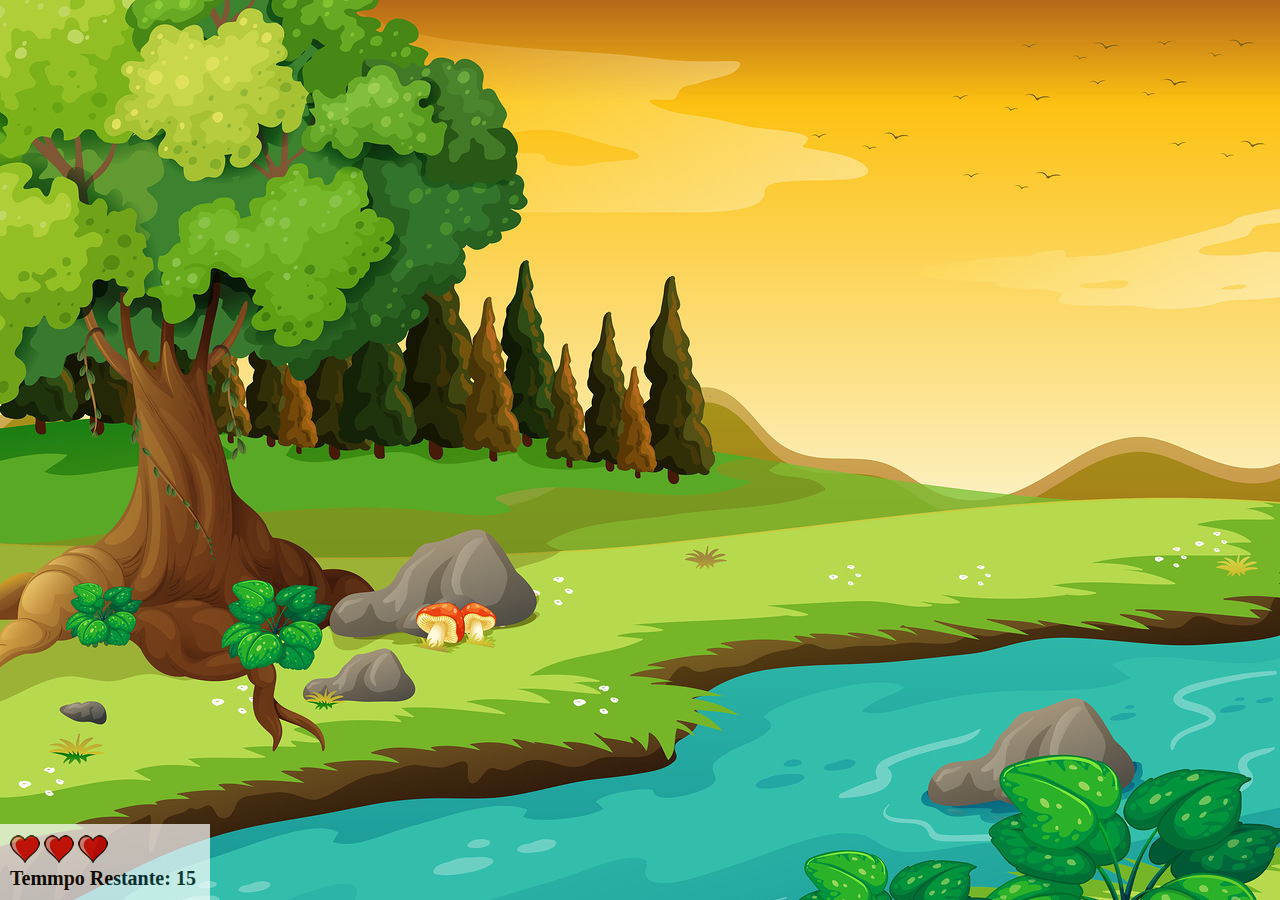
<file: app Mata_Mosquito/app.html>
<!DOCTYPE html>
<html>
<head>
		<title></title>
		<meta charset="utf-8">
	     <link rel="stylesheet" href= "estilo.css"/>

		<script src="jogo.js"></script>
	</head>
	<body onresize="ajustaTamanhoPalcoJogo()">
   
      <div class="painel">
      	<div class="vidas">
       <img id="v1" src="imagens/coracao_cheio.png">
        <img id="v2" src="imagens/coracao_cheio.png">
         <img id="v3" src="imagens/coracao_cheio.png">
      	</div>

      	<div class="cronometro"> Temmpo Restante: <span id="cronometro"></span>
      		
      	</div>
      </div>

   <script>

   	document.getElementById('cronometro').innerHTML = tempo
   	 var CriaMosca = setInterval(function(){
    posicaoRandomica()
   	},CriaMosquitoTempo)
   </script>
</body>
</html>
</file>
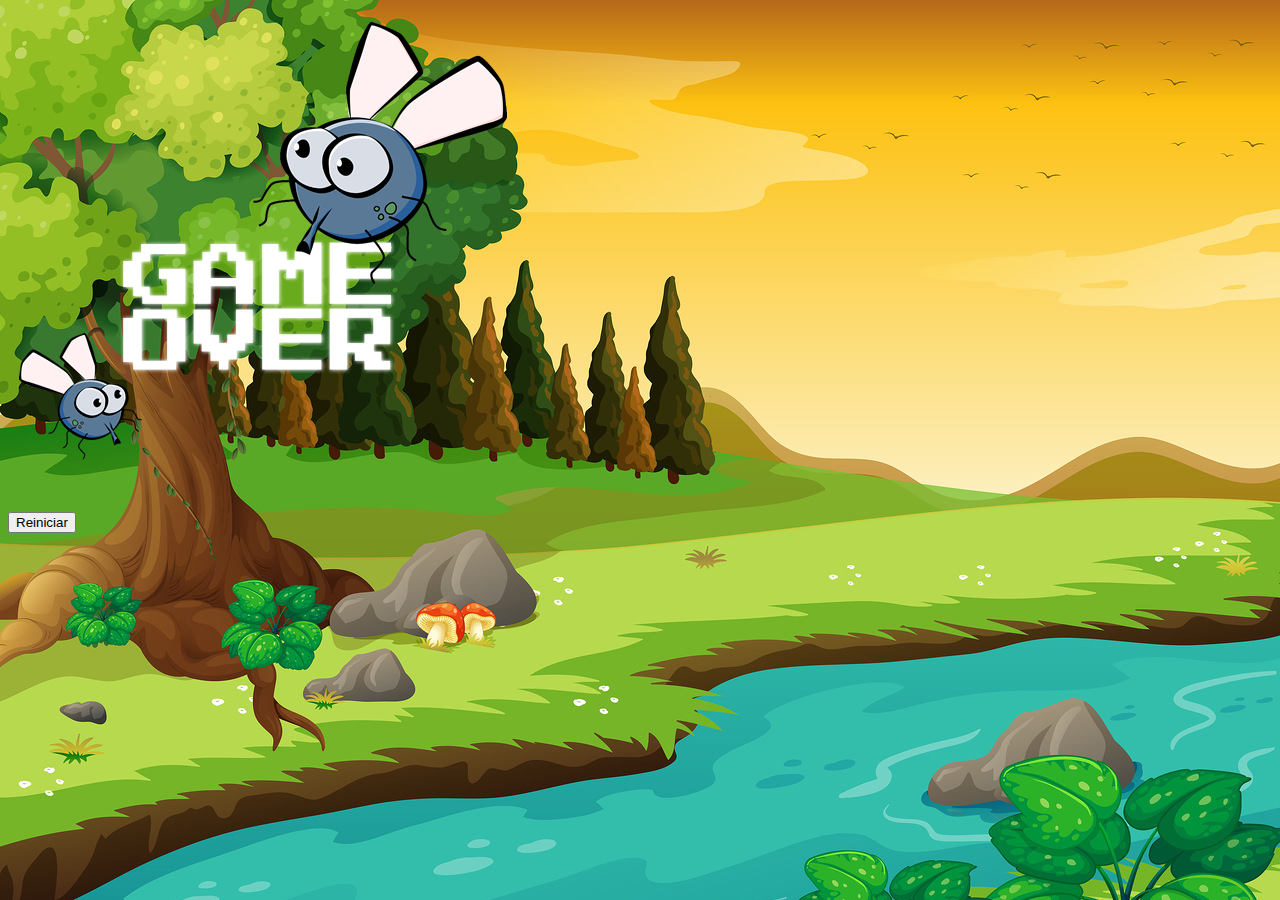
<file: app Mata_Mosquito/fim_de_jogo.html>
<!DOCTYPE html>
<html>
	<head>
		<title></title>
		<meta charset="utf-8">
		<link rel="stylesheet" href="https://stackpath.bootstrapcdn.com/bootstrap/4.1.3/css/bootstrap.min.css" integrity="sha384-MCw98/SFnGE8fJT3GXwEOngsV7Zt27NXFoaoApmYm81iuXoPkFOJwJ8ERdknLPMO" crossorigin="anonymous">

		<link rel="stylesheet"href="estilo.css">
	</head>
	<body>
    <div class="container">
    	<div class="row">
    		<div class="col">
    			<div class="d-flex justify-content-center">
    			<img src="imagens/game_over.png">
    			</div>
    		</div>
    	</div>

    	<div class="row">
    		<div class="col">
    			<div class="d-flex justify-content-center">
    			<button type="button" class="btn btn-dark btn-lg" onclick="window.location.href ='app.html'">Reiniciar</button>
    		</div>
    	</div>
    </div>
	</body>
</html>
</file>
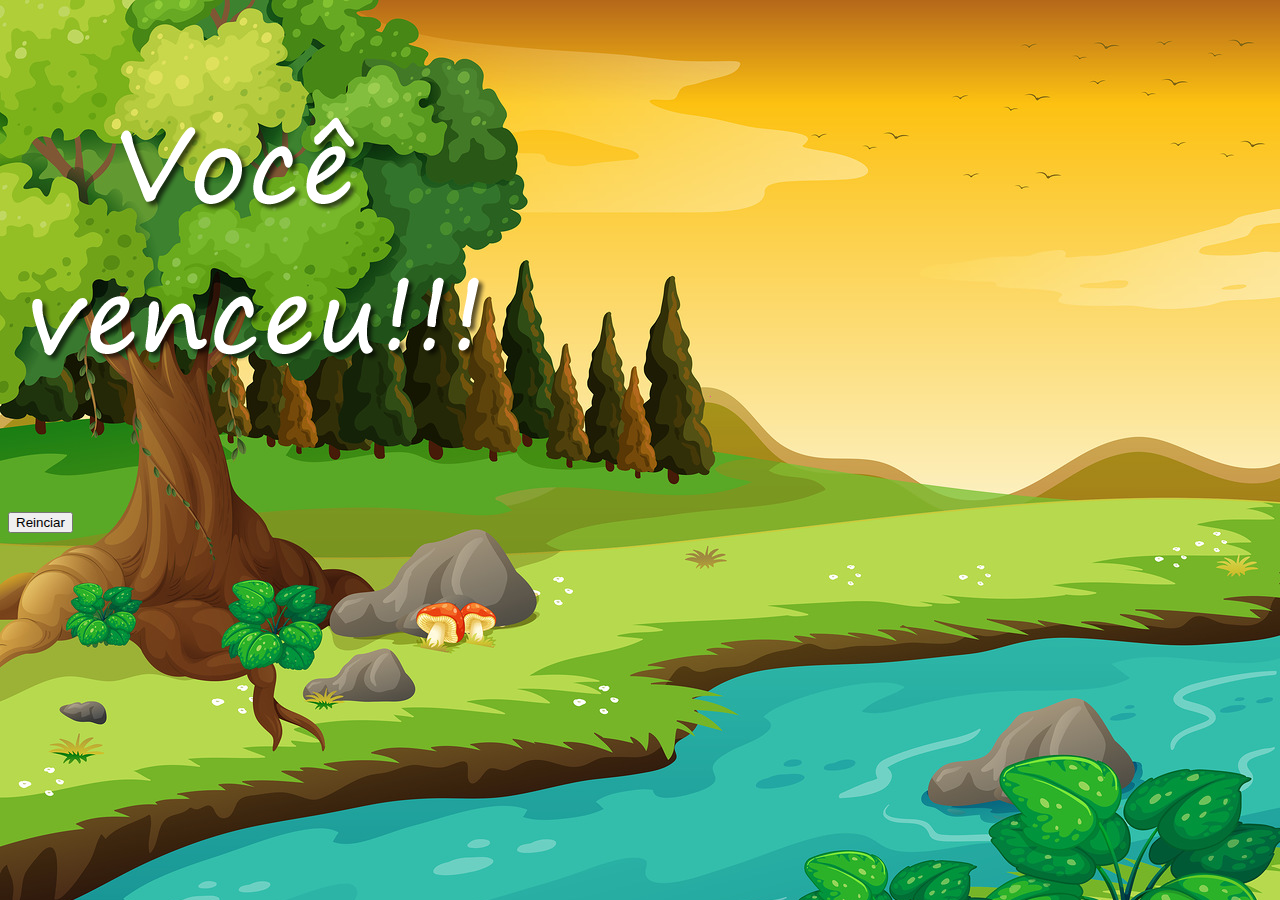
<file: app Mata_Mosquito/vitoria.html>
<!DOCTYPE html>
<html>
	<head>
		<title></title>
        <meta charset="utf-8">
		<link rel="stylesheet" href="https://stackpath.bootstrapcdn.com/bootstrap/4.1.3/css/bootstrap.min.css" integrity="sha384-MCw98/SFnGE8fJT3GXwEOngsV7Zt27NXFoaoApmYm81iuXoPkFOJwJ8ERdknLPMO" crossorigin="anonymous">

		<link rel="stylesheet"href="estilo.css">
	</head>
	<body>
    <div class="container">
    	<div class="row">
    		<div class="col">
    			<div class="d-flex justify-content-center">
    			<img src="imagens/vitoria.png">
    			</div>
    		</div>
    	</div>

    	<div class="row">
    		<div class="col">
    			<div class="d-flex justify-content-center">
    			<button type="button" class="btn btn-dark btn-lg" onclick="window.location.href ='index.html'">Reinciar</button>
    		</div>
    	</div>
    </div>
	</body>
</html>
</file>
<file: app Mata_Mosquito/estilo.css>
html{
	cursor: url(imagens/mata_mosca.png) 30 30,auto;
}

body{
    background-image: url(imagens/bg.jpg);
    background-repeat: no-repeat;
    background-size: cover;
}
.mosquito1{
	width: 50px;
	height: 50px;
}

.mosquito2{
	width: 70px;
	height: 70px;
}

.mosquito3{
	width: 90px;
	height: 90px;
}

.ladoA{
  	transform:scaleX(1);
}

.ladoB{
  	transform:scaleX(-1);
}

.painel{
	position: absolute;
	width: 190px;
	padding: 10px;
	left: 0px;
	bottom: 0px;
	border-top: solid 1px #fff;
	background-color: #fff;
	opacity: 0.7
}

.vidas{
	float: left;
}

.cronometro{
	float: left;
	font-size: 20px;
	font-weight: bold;
}
</file>
